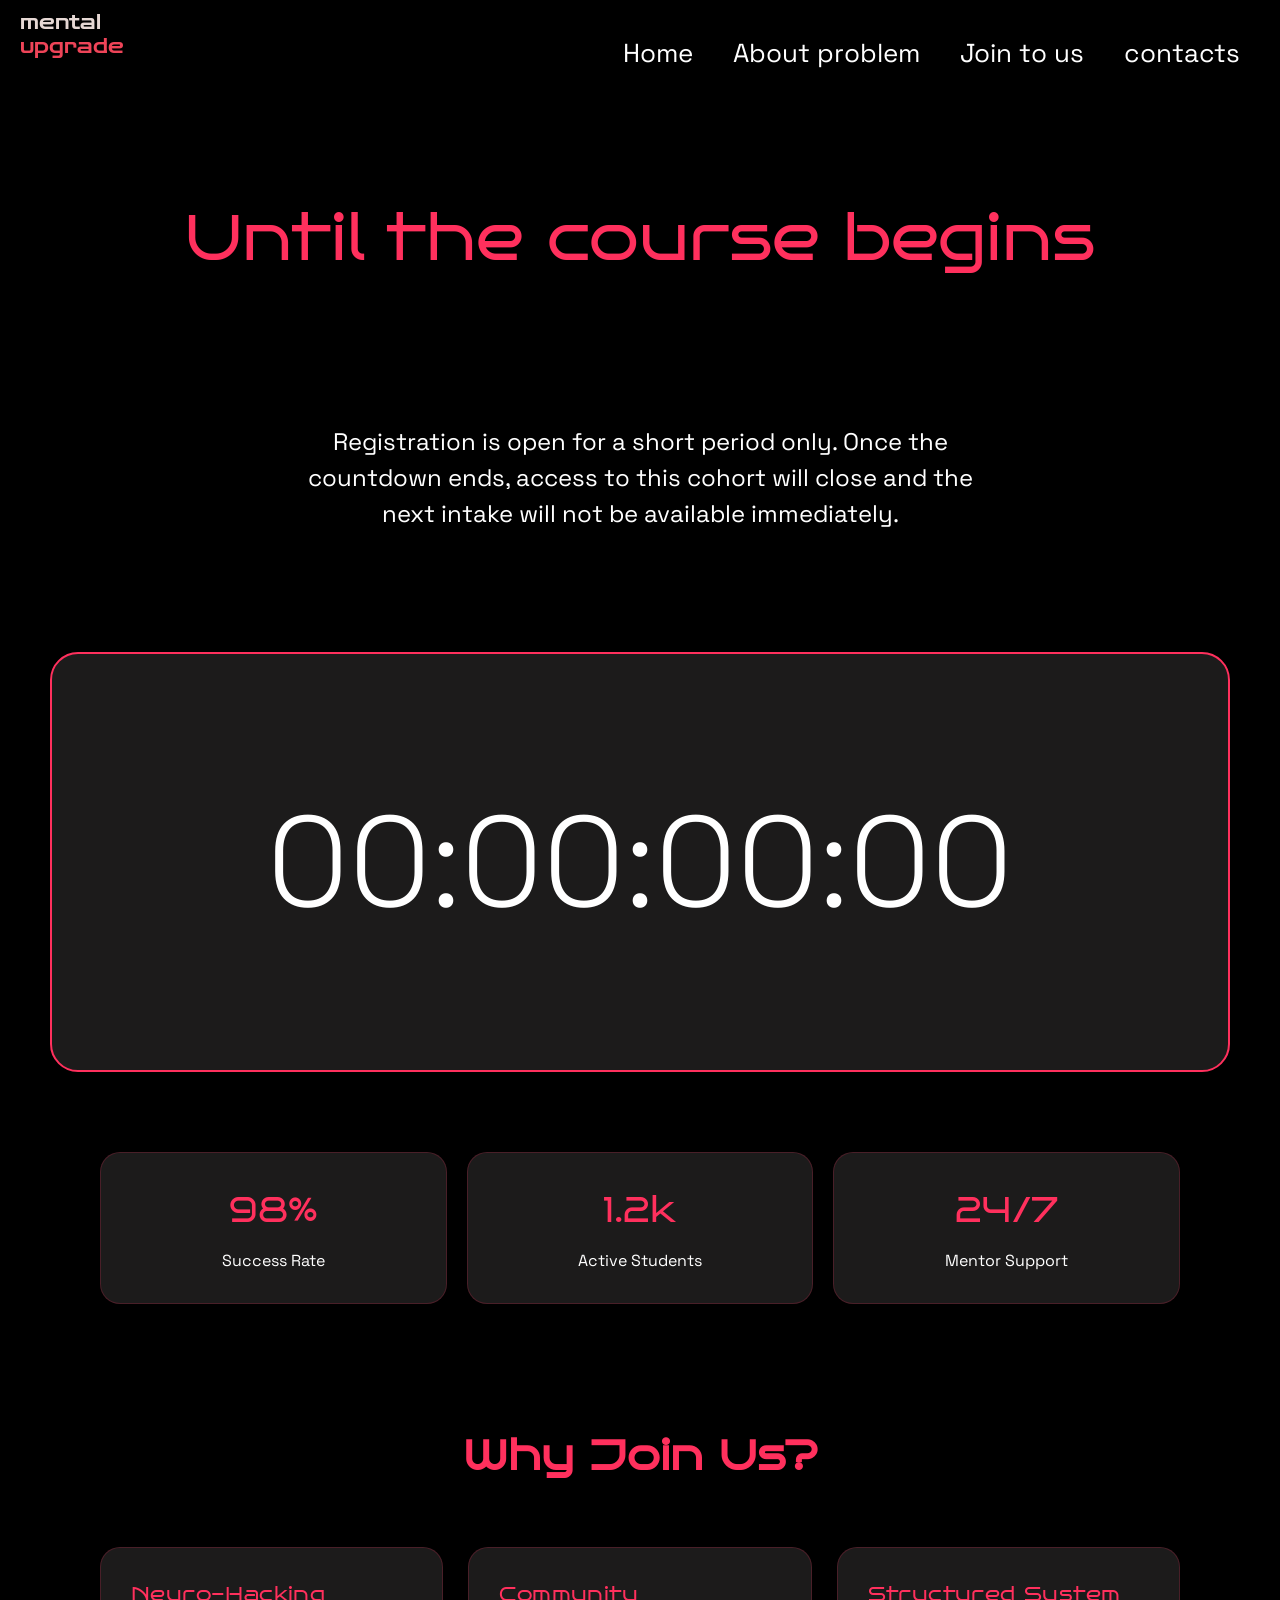
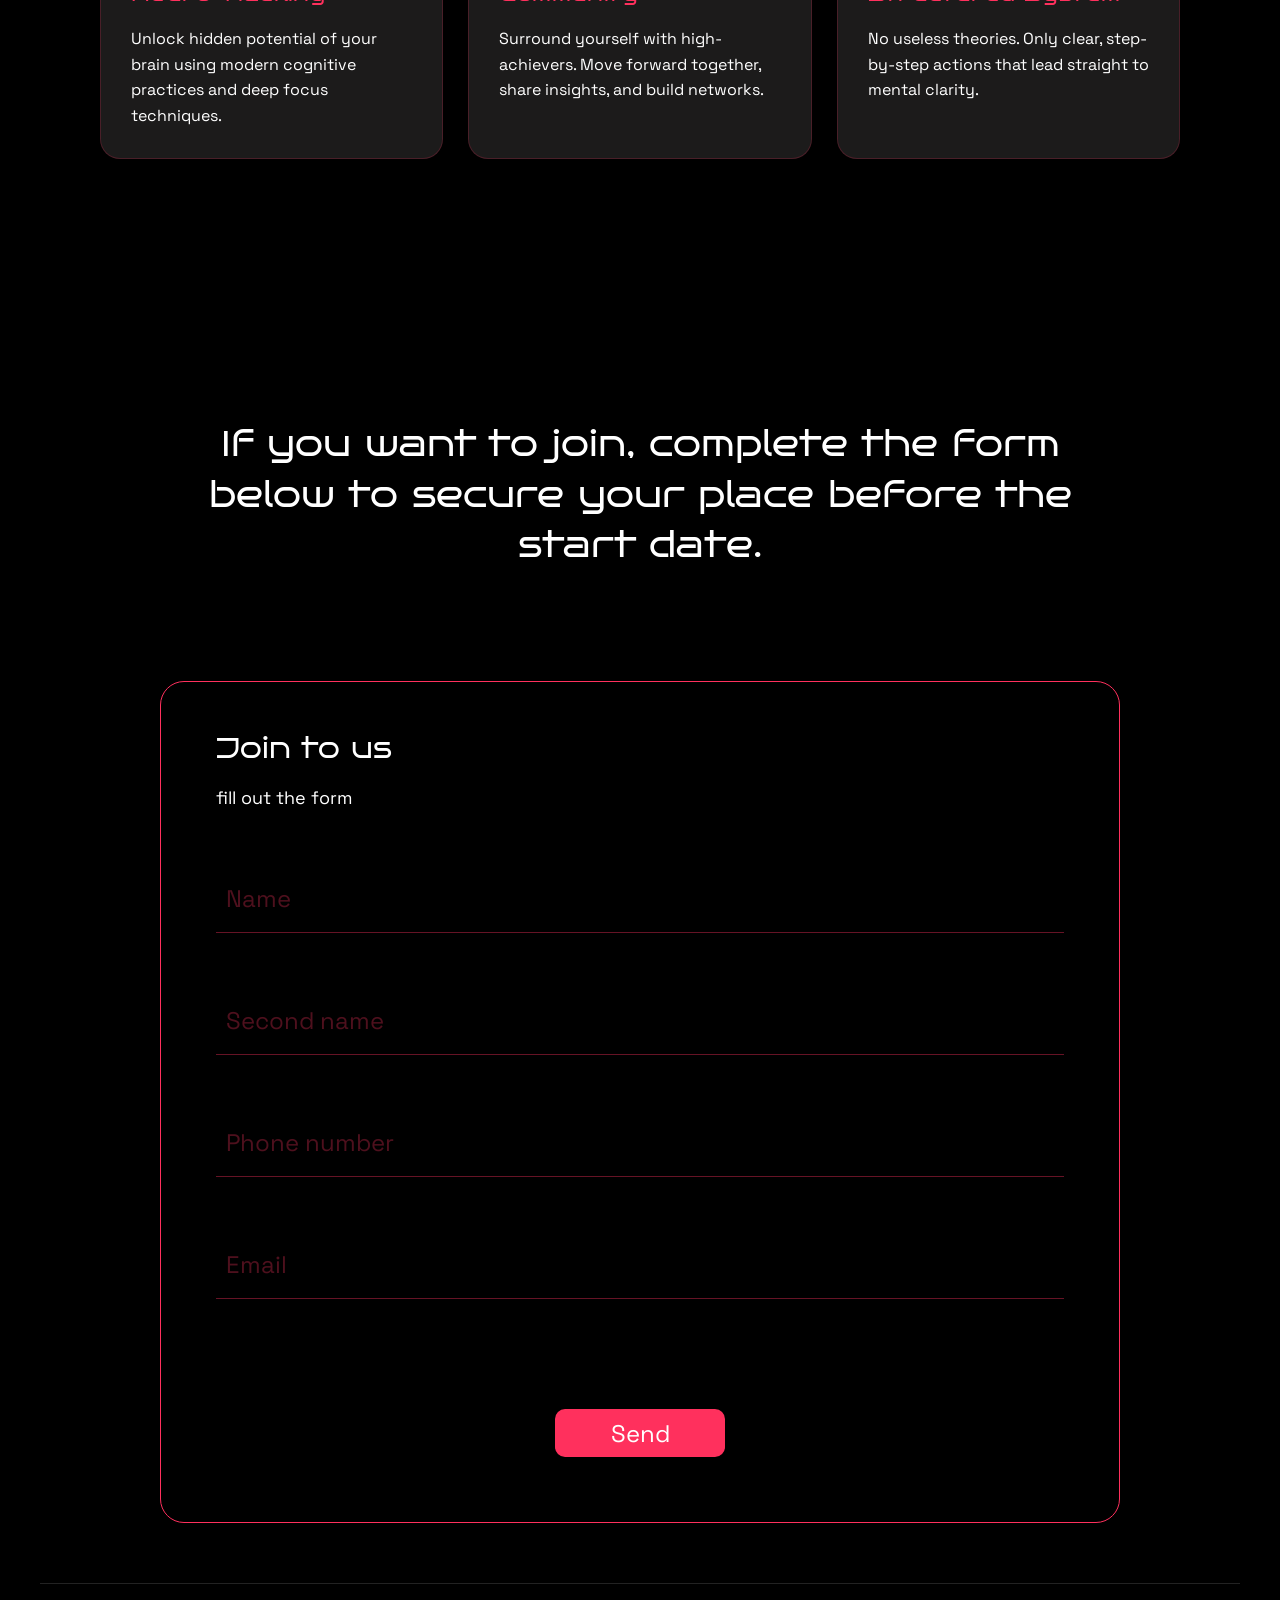
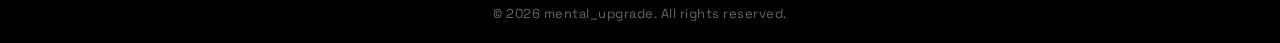
<file: next.html>
<!DOCTYPE html>
<html lang="en">
<head>
    <meta charset="UTF-8">
    <meta name="viewport" content="width=device-width, initial-scale=1.0">
    <title>Mental Upgrade</title>
    <link rel="preconnect" href="https://fonts.googleapis.com">
    <link rel="preconnect" href="https://fonts.gstatic.com" crossorigin>
    <link href="https://fonts.googleapis.com/css2?family=Inter:ital,opsz,wght@0,14..32,100..900;1,14..32,100..900&family=Zen+Dots&display=swap" rel="stylesheet">
    <link href="https://fonts.googleapis.com/css2?family=Bruno+Ace&family=Space+Grotesk:wght@300;400;500&display=swap" rel="stylesheet">
    <link rel="stylesheet" href="css/main.css">
</head>
<body>

<header>
    <input type="checkbox" id="menu-toggle">
    <label for="menu-toggle" class="burger">
        <span></span>
    </label>
    <nav class="menu">
        <a href="index.html">Home</a>
        <a href="#">About problem</a>
        <a href="timer.html">Join to us</a>
        <a href="#">contacts</a>
    </nav>
    <a href="" class="logo">mental <br><span>upgrade </span></a>
</header>

<main class="cours">

    <h1 class="h1">Until the course begins</h1>

    <p class="subtitle">
        Registration is open for a short period only. Once the countdown ends,
        access to this cohort will close and the next intake will not be available immediately.
    </p>

    <div class="timer-box">
        <div id="countdown">
        02:23:59:59
    </div>
    </div>

    <div class="progress-wrapper">
        <div class="progress-bar">
            
        </div>
    </div>

    <section class="stats">
        <div class="stat-card">
            <span>
                98%
            </span>
            <p>
                Success Rate
            </p>
        </div>
        <div class="stat-card">
            <span>
                1.2k
            </span>
            <p>
                Active Students
            </p>
        </div>
        <div class="stat-card">
            <span>
                24/7
            </span>
            <p>
                Mentor Support
            </p>
        </div>
    </section>

    <section class="benefits">
        <h2>
            Why Join Us?
        </h2>
        <div class="benefits-grid">
            <div class="benefit">
                <h3>
                    Neuro-Hacking
                </h3>
                <p>
                    Unlock hidden potential of your brain using modern cognitive practices and deep focus techniques.
                </p>
            </div>
            <div class="benefit">
                <h3>
                    Community
                </h3>
                <p>
                    Surround yourself with high-achievers. Move forward together, share insights, and build networks.
                </p>
            </div>
            <div class="benefit">
                <h3>
                    Structured System
                </h3>
                <p>
                    No useless theories. Only clear, step-by-step actions that lead straight to mental clarity.
                </p>
            </div>
        </div>
    </section>

    <p class="join-text">
        If you want to join, complete the form below
        to secure your place before the start date.
    </p>

    <form class="join-form">
        <h2>
            Join to us
        </h2>
        <p class="form-text">
            fill out the form
        </p>

        <div class="input-group">
            <input type="text" placeholder="Name" required>
        </div>

        <div class="input-group">
            <input type="text" placeholder="Second name" required>
        </div>

        <div class="input-group">
            <input type="tel" placeholder="Phone number" required>
        </div>

        <div class="input-group">
            <input type="email" placeholder="Email" required>
        </div>

        <button type="submit">
            Send
        </button>
    </form>
</main>

    <footer>
        <div class="footer-bottom">
            <p>
                &copy; 2026 mental_upgrade. All rights reserved.
            </p>
        </div>
    </footer>
<script src="timer.js"></script>
</body>
</html>
</file>
<file: css/main.css>
@import 'base/variables.css';
@import 'base/reset.css';
@import 'base/base.css';
@import 'layout/reason.css';

@import 'layout/header.css';
@import 'layout/footer.css';
@import 'layout/timer.css';
@import 'layout/Feedback.css';
@import 'layout/course.css';
@import 'layout/hero.css';
</file>
